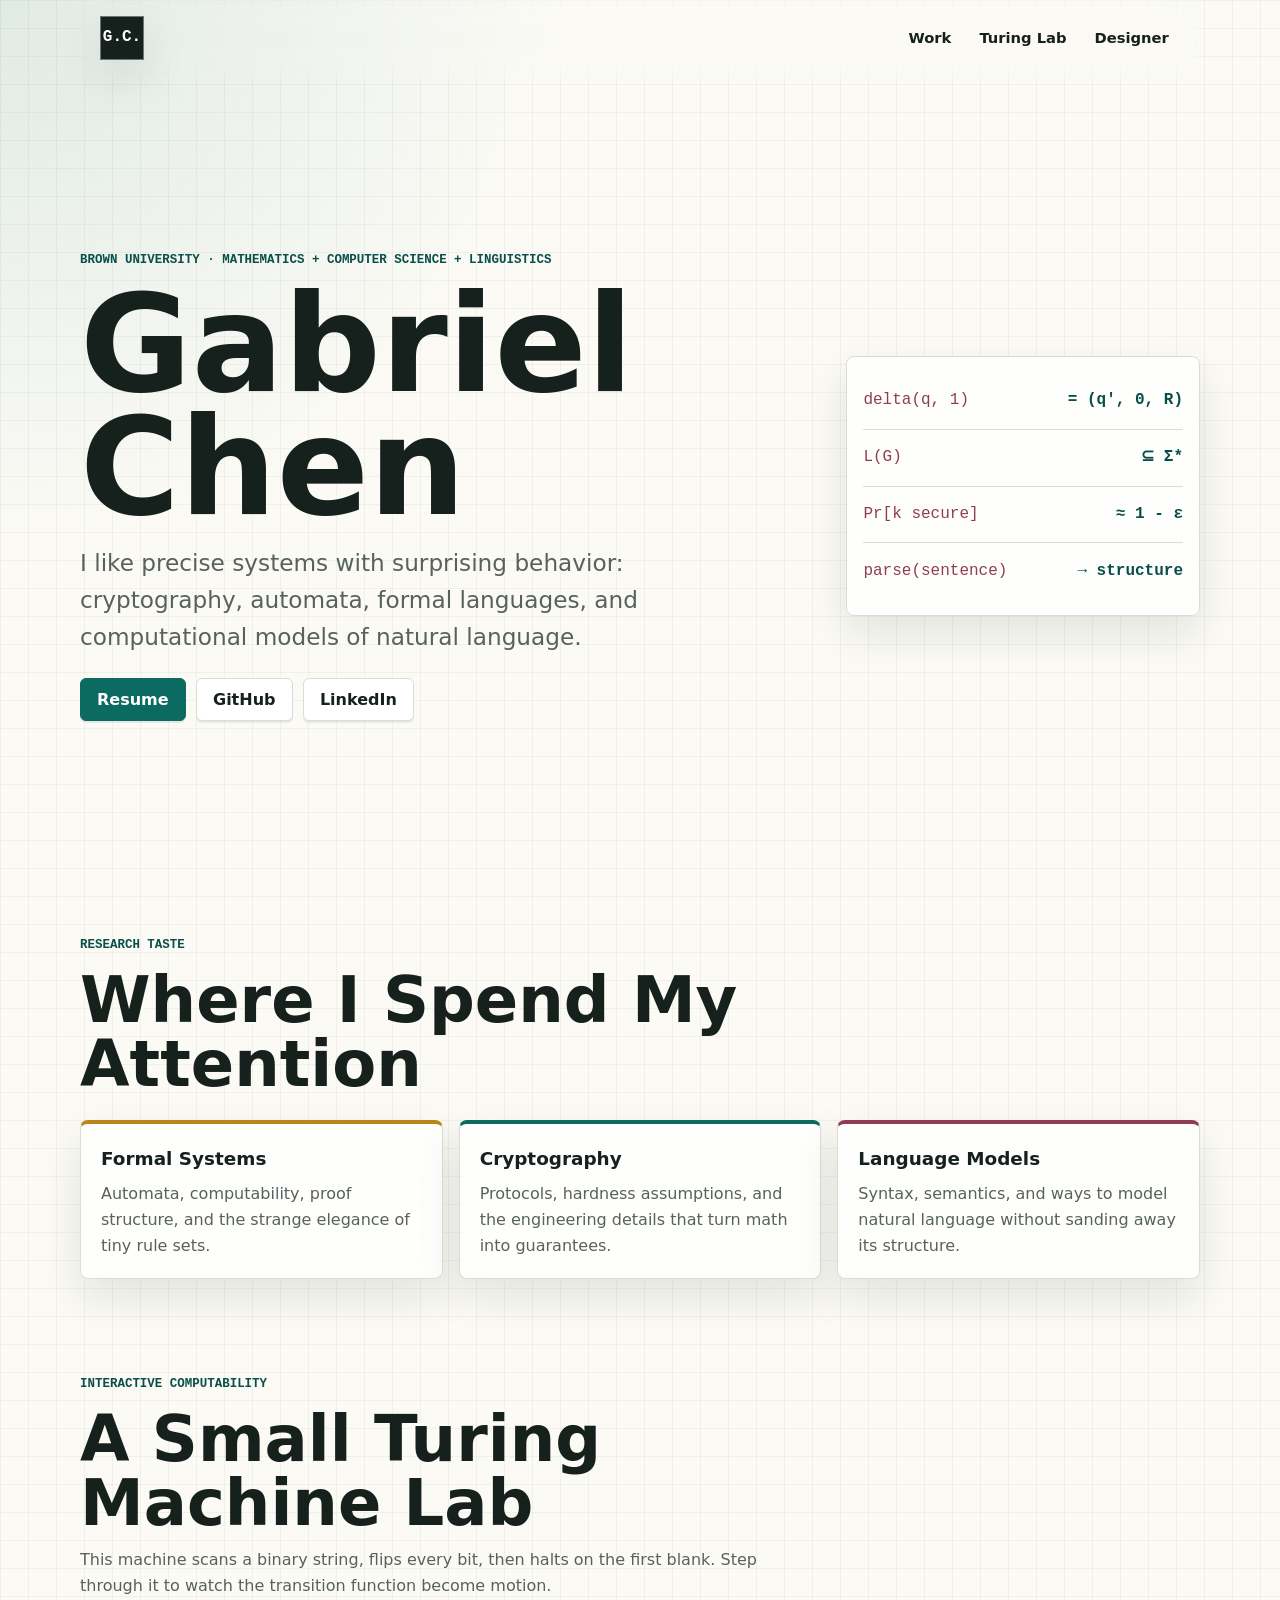
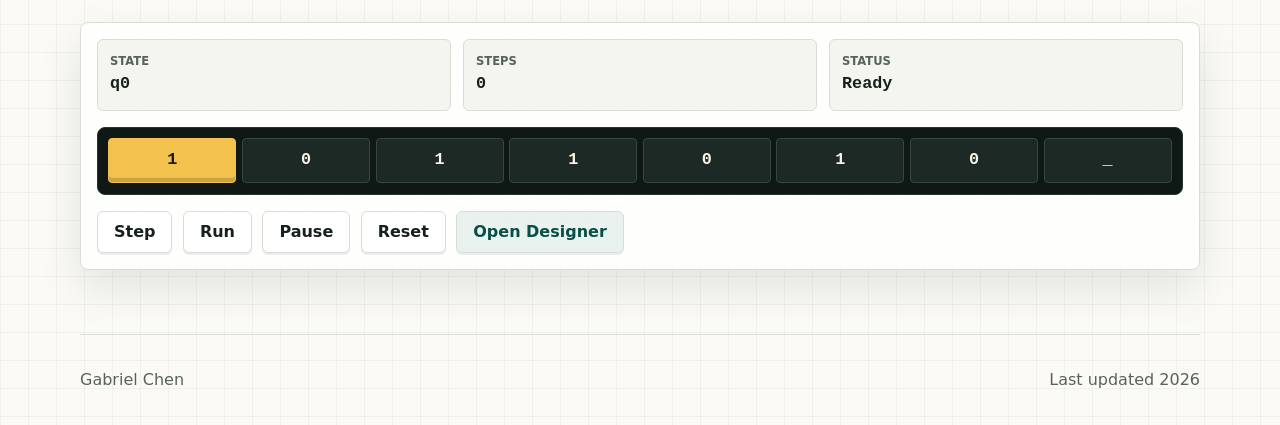
<file: index.html>
<!DOCTYPE html>
<html lang="en">
<head>
    <meta charset="UTF-8">
    <meta name="viewport" content="width=device-width, initial-scale=1.0">
    <title>Gabriel Chen | Math, CS, Linguistics</title>
    <meta name="description" content="Gabriel Chen studies mathematics, computer science, and linguistics at Brown University.">
    <link rel="stylesheet" href="style.css">
    <script src="script.js" defer></script>
</head>
<body data-page="home">
    <header class="site-header">
        <a class="brand" href="index.html" aria-label="Gabriel Chen home">G.C.</a>
        <nav aria-label="Primary navigation">
            <a href="#work">Work</a>
            <a href="#machine">Turing Lab</a>
            <a href="create-your-own.html">Designer</a>
        </nav>
    </header>

    <main>
        <section class="hero">
            <div class="hero-copy">
                <p class="eyebrow">Brown University · Mathematics + Computer Science + Linguistics</p>
                <h1>Gabriel Chen</h1>
                <p class="lede">
                    I like precise systems with surprising behavior: cryptography, automata,
                    formal languages, and computational models of natural language.
                </p>
                <div class="hero-actions" aria-label="Profile links">
                    <a class="button primary" href="Gabriel Chen - Brown University Math CS.pdf" target="_blank" rel="noreferrer">Resume</a>
                    <a class="button" href="https://github.com/gabechen" target="_blank" rel="noreferrer">GitHub</a>
                    <a class="button" href="https://www.linkedin.com/in/gabriel-chen-724387316/" target="_blank" rel="noreferrer">LinkedIn</a>
                </div>
            </div>
            <aside class="proof-panel" aria-label="Mathematical interests">
                <div class="proof-line"><span>delta(q, 1)</span><strong>= (q', 0, R)</strong></div>
                <div class="proof-line"><span>L(G)</span><strong>&subseteq; &Sigma;*</strong></div>
                <div class="proof-line"><span>Pr[k secure]</span><strong>&asymp; 1 - &epsilon;</strong></div>
                <div class="proof-line"><span>parse(sentence)</span><strong>&rarr; structure</strong></div>
            </aside>
        </section>

        <section class="section" id="work">
            <div class="section-heading">
                <p class="eyebrow">Research Taste</p>
                <h2>Where I Spend My Attention</h2>
            </div>
            <div class="topic-grid">
                <article class="topic-card">
                    <h3>Formal Systems</h3>
                    <p>Automata, computability, proof structure, and the strange elegance of tiny rule sets.</p>
                </article>
                <article class="topic-card">
                    <h3>Cryptography</h3>
                    <p>Protocols, hardness assumptions, and the engineering details that turn math into guarantees.</p>
                </article>
                <article class="topic-card">
                    <h3>Language Models</h3>
                    <p>Syntax, semantics, and ways to model natural language without sanding away its structure.</p>
                </article>
            </div>
        </section>

        <section class="section machine-section" id="machine">
            <div class="section-heading">
                <p class="eyebrow">Interactive Computability</p>
                <h2>A Small Turing Machine Lab</h2>
                <p>
                    This machine scans a binary string, flips every bit, then halts on the first blank.
                    Step through it to watch the transition function become motion.
                </p>
            </div>

            <div class="machine-shell">
                <div class="machine-toolbar">
                    <div>
                        <span class="label">State</span>
                        <strong id="currentState">q0</strong>
                    </div>
                    <div>
                        <span class="label">Steps</span>
                        <strong id="stepCount">0</strong>
                    </div>
                    <div>
                        <span class="label">Status</span>
                        <strong id="machineStatus">Ready</strong>
                    </div>
                </div>
                <div id="tapeDisplay" class="tape" aria-label="Turing machine tape"></div>
                <div class="controls" aria-label="Turing machine controls">
                    <button type="button" data-action="step">Step</button>
                    <button type="button" data-action="run">Run</button>
                    <button type="button" data-action="pause">Pause</button>
                    <button type="button" data-action="reset">Reset</button>
                    <a class="button subtle" href="create-your-own.html">Open Designer</a>
                </div>
            </div>
        </section>
    </main>

    <footer>
        <span>Gabriel Chen</span>
        <span>Last updated 2026</span>
    </footer>
</body>
</html>
</file>
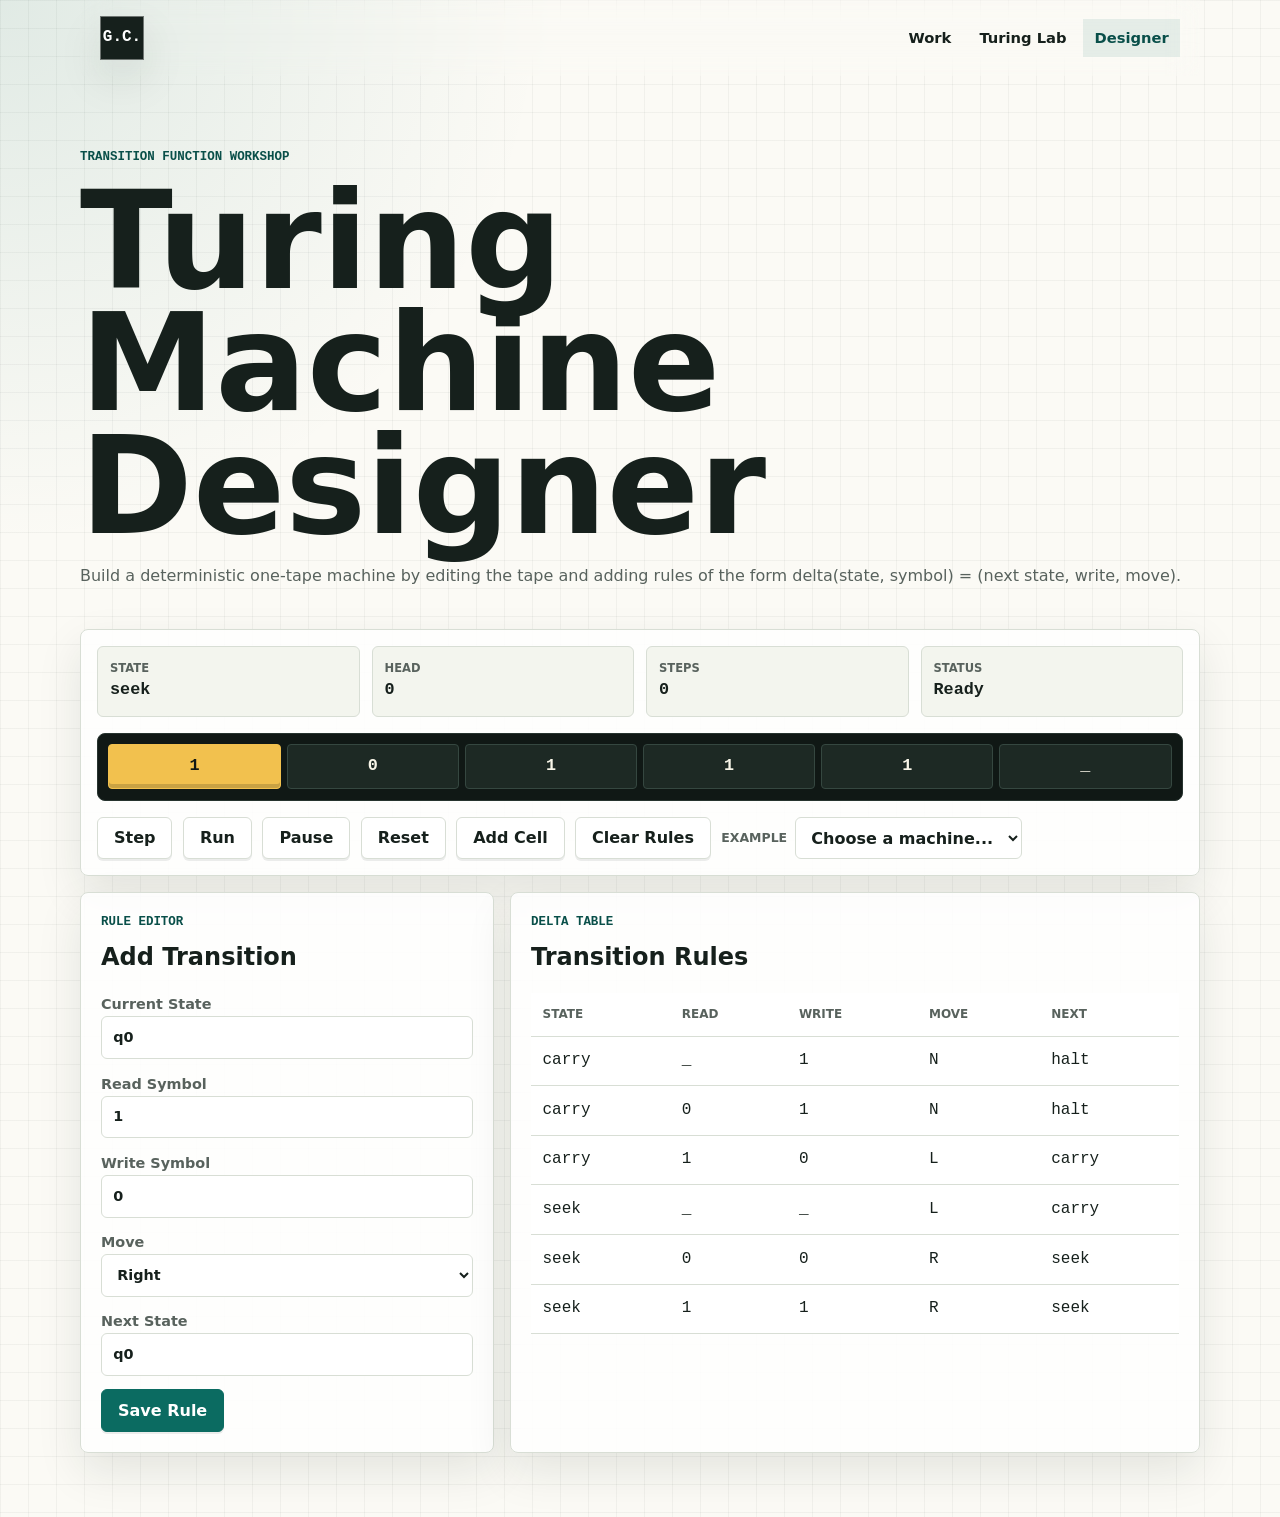
<file: create-your-own.html>
<!DOCTYPE html>
<html lang="en">
<head>
    <meta charset="UTF-8">
    <meta name="viewport" content="width=device-width, initial-scale=1.0">
    <title>Turing Machine Designer | Gabriel Chen</title>
    <link rel="stylesheet" href="style.css">
    <script src="script.js" defer></script>
</head>
<body data-page="designer">
    <header class="site-header">
        <a class="brand" href="index.html" aria-label="Gabriel Chen home">G.C.</a>
        <nav aria-label="Primary navigation">
            <a href="index.html#work">Work</a>
            <a href="index.html#machine">Turing Lab</a>
            <a href="create-your-own.html" aria-current="page">Designer</a>
        </nav>
    </header>

    <main>
        <section class="page-title">
            <p class="eyebrow">Transition Function Workshop</p>
            <h1>Turing Machine Designer</h1>
            <p>
                Build a deterministic one-tape machine by editing the tape and adding rules of the form
                delta(state, symbol) = (next state, write, move).
            </p>
        </section>

        <section class="machine-shell">
            <div class="machine-toolbar">
                <div>
                    <span class="label">State</span>
                    <strong id="currentState">q0</strong>
                </div>
                <div>
                    <span class="label">Head</span>
                    <strong id="headPosition">0</strong>
                </div>
                <div>
                    <span class="label">Steps</span>
                    <strong id="stepCount">0</strong>
                </div>
                <div>
                    <span class="label">Status</span>
                    <strong id="machineStatus">Ready</strong>
                </div>
            </div>

            <div id="tapeDisplay" class="tape editable" aria-label="Editable Turing machine tape"></div>

            <div class="controls" aria-label="Turing machine controls">
                <button type="button" data-action="step">Step</button>
                <button type="button" data-action="run">Run</button>
                <button type="button" data-action="pause">Pause</button>
                <button type="button" data-action="reset">Reset</button>
                <button type="button" data-action="add-cell">Add Cell</button>
                <button type="button" data-action="clear-transitions">Clear Rules</button>
                <label class="select-label" for="exampleSelector">
                    <span>Example</span>
                    <select id="exampleSelector">
                        <option value="">Choose a machine...</option>
                        <option value="flip">Flip Bits</option>
                        <option value="parity">Parity Checker</option>
                        <option value="increment">Binary Incrementer</option>
                        <option value="erase">Erase Tape</option>
                    </select>
                </label>
            </div>
        </section>

        <section class="designer-grid">
            <form id="transitionForm" class="editor-panel">
                <div class="section-heading compact">
                    <p class="eyebrow">Rule Editor</p>
                    <h2>Add Transition</h2>
                </div>
                <label>
                    Current State
                    <input id="currentStateInput" value="q0" required>
                </label>
                <label>
                    Read Symbol
                    <input id="readSymbolInput" maxlength="1" value="1" required>
                </label>
                <label>
                    Write Symbol
                    <input id="writeSymbolInput" maxlength="1" value="0" required>
                </label>
                <label>
                    Move
                    <select id="directionInput">
                        <option value="R">Right</option>
                        <option value="L">Left</option>
                        <option value="N">Stay</option>
                    </select>
                </label>
                <label>
                    Next State
                    <input id="nextStateInput" value="q0" required>
                </label>
                <button type="submit">Save Rule</button>
            </form>

            <div class="editor-panel">
                <div class="section-heading compact">
                    <p class="eyebrow">delta Table</p>
                    <h2>Transition Rules</h2>
                </div>
                <div class="table-wrap">
                    <table id="transitionTable">
                        <thead>
                            <tr>
                                <th>State</th>
                                <th>Read</th>
                                <th>Write</th>
                                <th>Move</th>
                                <th>Next</th>
                            </tr>
                        </thead>
                        <tbody></tbody>
                    </table>
                </div>
            </div>
        </section>
    </main>
</body>
</html>
</file>
<file: style.css>
:root {
    color-scheme: light;
    --ink: #16201c;
    --muted: #58625d;
    --paper: #fbfaf5;
    --panel: #ffffff;
    --line: #d8ded5;
    --accent: #0b6b61;
    --accent-strong: #094f49;
    --gold: #b98519;
    --rose: #8f3d56;
    --shadow: 0 18px 45px rgba(24, 38, 33, 0.1);
}

* {
    box-sizing: border-box;
}

html {
    scroll-behavior: smooth;
}

body {
    margin: 0;
    min-height: 100vh;
    color: var(--ink);
    font-family: Inter, ui-sans-serif, system-ui, -apple-system, BlinkMacSystemFont, "Segoe UI", sans-serif;
    line-height: 1.6;
    background:
        linear-gradient(rgba(22, 32, 28, 0.045) 1px, transparent 1px),
        linear-gradient(90deg, rgba(22, 32, 28, 0.045) 1px, transparent 1px),
        radial-gradient(circle at top left, rgba(11, 107, 97, 0.11), transparent 34rem),
        var(--paper);
    background-size: 28px 28px, 28px 28px, auto, auto;
}

a {
    color: var(--accent-strong);
    text-decoration-thickness: 0.08em;
    text-underline-offset: 0.18em;
}

.site-header {
    position: sticky;
    top: 0;
    z-index: 10;
    display: flex;
    align-items: center;
    justify-content: space-between;
    gap: 1.5rem;
    max-width: 1120px;
    margin: 0 auto;
    padding: 1rem 1.25rem;
    backdrop-filter: blur(14px);
}

.brand {
    display: grid;
    width: 2.75rem;
    height: 2.75rem;
    place-items: center;
    color: var(--panel);
    font-family: "SFMono-Regular", Consolas, "Liberation Mono", monospace;
    font-weight: 800;
    text-decoration: none;
    background: var(--ink);
    border: 1px solid rgba(255, 255, 255, 0.38);
    box-shadow: var(--shadow);
}

nav {
    display: flex;
    flex-wrap: wrap;
    justify-content: flex-end;
    gap: 0.35rem;
}

nav a {
    padding: 0.45rem 0.7rem;
    color: var(--ink);
    font-size: 0.92rem;
    font-weight: 700;
    text-decoration: none;
}

nav a:hover,
nav a[aria-current="page"] {
    color: var(--accent-strong);
    background: rgba(11, 107, 97, 0.09);
}

main,
footer {
    width: min(1120px, calc(100% - 2rem));
    margin: 0 auto;
}

.hero {
    display: grid;
    grid-template-columns: minmax(0, 1.35fr) minmax(18rem, 0.65fr);
    gap: 2rem;
    align-items: stretch;
    min-height: calc(100vh - 7rem);
    padding: 5rem 0 3rem;
}

.hero-copy {
    align-self: center;
}

.eyebrow {
    margin: 0 0 0.75rem;
    color: var(--accent-strong);
    font-family: "SFMono-Regular", Consolas, "Liberation Mono", monospace;
    font-size: 0.78rem;
    font-weight: 800;
    letter-spacing: 0;
    text-transform: uppercase;
}

h1,
h2,
h3,
p {
    margin-top: 0;
}

h1 {
    max-width: 12ch;
    margin-bottom: 1rem;
    font-size: clamp(4rem, 12vw, 8.5rem);
    line-height: 0.9;
    letter-spacing: 0;
}

h2 {
    margin-bottom: 0.75rem;
    font-size: clamp(2rem, 5vw, 4rem);
    line-height: 1;
    letter-spacing: 0;
}

h3 {
    margin-bottom: 0.5rem;
    font-size: 1.15rem;
}

.lede {
    max-width: 42rem;
    color: var(--muted);
    font-size: clamp(1.1rem, 2.6vw, 1.45rem);
}

.hero-actions,
.controls {
    display: flex;
    flex-wrap: wrap;
    gap: 0.65rem;
    align-items: center;
}

.button,
button {
    display: inline-flex;
    min-height: 2.65rem;
    align-items: center;
    justify-content: center;
    padding: 0.68rem 1rem;
    color: var(--ink);
    font: inherit;
    font-weight: 800;
    line-height: 1;
    text-decoration: none;
    background: var(--panel);
    border: 1px solid var(--line);
    border-radius: 6px;
    cursor: pointer;
    box-shadow: 0 2px 0 rgba(22, 32, 28, 0.08);
}

.button:hover,
button:hover {
    border-color: var(--accent);
    transform: translateY(-1px);
}

.button.primary,
button[type="submit"] {
    color: var(--panel);
    background: var(--accent);
    border-color: var(--accent);
}

.button.subtle {
    color: var(--accent-strong);
    background: rgba(11, 107, 97, 0.08);
}

.proof-panel,
.machine-shell,
.editor-panel,
.topic-card {
    background: rgba(255, 255, 255, 0.86);
    border: 1px solid var(--line);
    border-radius: 8px;
    box-shadow: var(--shadow);
}

.proof-panel {
    align-self: center;
    padding: 1rem;
    font-family: "SFMono-Regular", Consolas, "Liberation Mono", monospace;
}

.proof-line {
    display: flex;
    justify-content: space-between;
    gap: 1rem;
    padding: 0.95rem 0;
    border-bottom: 1px solid var(--line);
}

.proof-line:last-child {
    border-bottom: 0;
}

.proof-line span {
    color: var(--rose);
}

.proof-line strong {
    color: var(--accent-strong);
    text-align: right;
}

.section,
.page-title {
    padding: 4.5rem 0 1.5rem;
}

.section-heading {
    max-width: 46rem;
    margin-bottom: 1.5rem;
}

.section-heading p:last-child,
.page-title p:last-child {
    color: var(--muted);
}

.section-heading.compact h2 {
    font-size: 1.5rem;
}

.topic-grid,
.designer-grid {
    display: grid;
    grid-template-columns: repeat(3, minmax(0, 1fr));
    gap: 1rem;
}

.topic-card,
.editor-panel {
    padding: 1.25rem;
}

.topic-card {
    border-top: 4px solid var(--gold);
}

.topic-card:nth-child(2) {
    border-top-color: var(--accent);
}

.topic-card:nth-child(3) {
    border-top-color: var(--rose);
}

.topic-card p {
    margin-bottom: 0;
    color: var(--muted);
}

.machine-section {
    padding-bottom: 4rem;
}

.machine-shell {
    padding: 1rem;
}

.machine-toolbar {
    display: grid;
    grid-template-columns: repeat(auto-fit, minmax(8rem, 1fr));
    gap: 0.75rem;
    margin-bottom: 1rem;
}

.machine-toolbar > div {
    min-width: 0;
    padding: 0.75rem;
    background: #f3f5ee;
    border: 1px solid var(--line);
    border-radius: 6px;
}

.label {
    display: block;
    color: var(--muted);
    font-size: 0.72rem;
    font-weight: 800;
    text-transform: uppercase;
}

.machine-toolbar strong {
    display: block;
    overflow: hidden;
    font-family: "SFMono-Regular", Consolas, "Liberation Mono", monospace;
    font-size: 1.05rem;
    text-overflow: ellipsis;
    white-space: nowrap;
}

.tape {
    display: grid;
    grid-auto-columns: minmax(2.6rem, 1fr);
    grid-auto-flow: column;
    gap: 0.35rem;
    min-height: 4.25rem;
    margin: 0 0 1rem;
    padding: 0.65rem;
    overflow-x: auto;
    background: #101815;
    border: 1px solid #27342f;
    border-radius: 8px;
}

.cell {
    display: grid;
    min-width: 2.6rem;
    height: 2.8rem;
    place-items: center;
    color: #f8f5e8;
    font-family: "SFMono-Regular", Consolas, "Liberation Mono", monospace;
    font-size: 1.05rem;
    font-weight: 800;
    background: #1d2924;
    border: 1px solid #354740;
    border-radius: 4px;
}

.cell.head {
    color: #101815;
    background: #f2c14e;
    border-color: #f2c14e;
    box-shadow: inset 0 -4px 0 rgba(16, 24, 21, 0.18);
}

.editable .cell {
    cursor: text;
}

.editable .cell:focus {
    outline: 2px solid var(--gold);
    outline-offset: 2px;
}

.select-label {
    display: inline-flex;
    min-width: min(100%, 16rem);
    align-items: center;
    gap: 0.5rem;
    color: var(--muted);
    font-weight: 800;
}

.select-label span {
    font-size: 0.78rem;
    text-transform: uppercase;
}

input,
select {
    width: 100%;
    min-height: 2.65rem;
    padding: 0.55rem 0.7rem;
    color: var(--ink);
    font: inherit;
    background: var(--panel);
    border: 1px solid var(--line);
    border-radius: 6px;
}

.select-label select {
    min-width: 12rem;
}

.designer-grid {
    grid-template-columns: minmax(16rem, 0.75fr) minmax(0, 1.25fr);
    padding: 1rem 0 4rem;
}

form label {
    display: block;
    margin-bottom: 0.85rem;
    color: var(--muted);
    font-size: 0.9rem;
    font-weight: 800;
}

.table-wrap {
    overflow-x: auto;
}

table {
    width: 100%;
    border-collapse: collapse;
    background: var(--panel);
}

th,
td {
    padding: 0.72rem;
    text-align: left;
    border-bottom: 1px solid var(--line);
}

th {
    color: var(--muted);
    font-size: 0.75rem;
    text-transform: uppercase;
}

td {
    font-family: "SFMono-Regular", Consolas, "Liberation Mono", monospace;
}

footer {
    display: flex;
    justify-content: space-between;
    gap: 1rem;
    padding: 2rem 0;
    color: var(--muted);
    border-top: 1px solid var(--line);
}

@media (max-width: 820px) {
    .hero,
    .topic-grid,
    .designer-grid {
        grid-template-columns: 1fr;
    }

    .hero {
        min-height: auto;
        padding-top: 3rem;
    }

    .machine-toolbar {
        grid-template-columns: repeat(2, minmax(0, 1fr));
    }
}

@media (max-width: 560px) {
    main,
    footer {
        width: min(100% - 1rem, 1120px);
    }

    .site-header {
        align-items: flex-start;
        padding: 0.75rem 0.5rem;
    }

    nav a {
        padding: 0.38rem 0.45rem;
        font-size: 0.86rem;
    }

    h1 {
        font-size: 3.6rem;
    }

    .proof-line {
        flex-direction: column;
        gap: 0.2rem;
    }

    .proof-line strong {
        text-align: left;
    }

    .machine-toolbar {
        grid-template-columns: 1fr;
    }

    footer {
        flex-direction: column;
    }
}
</file>
